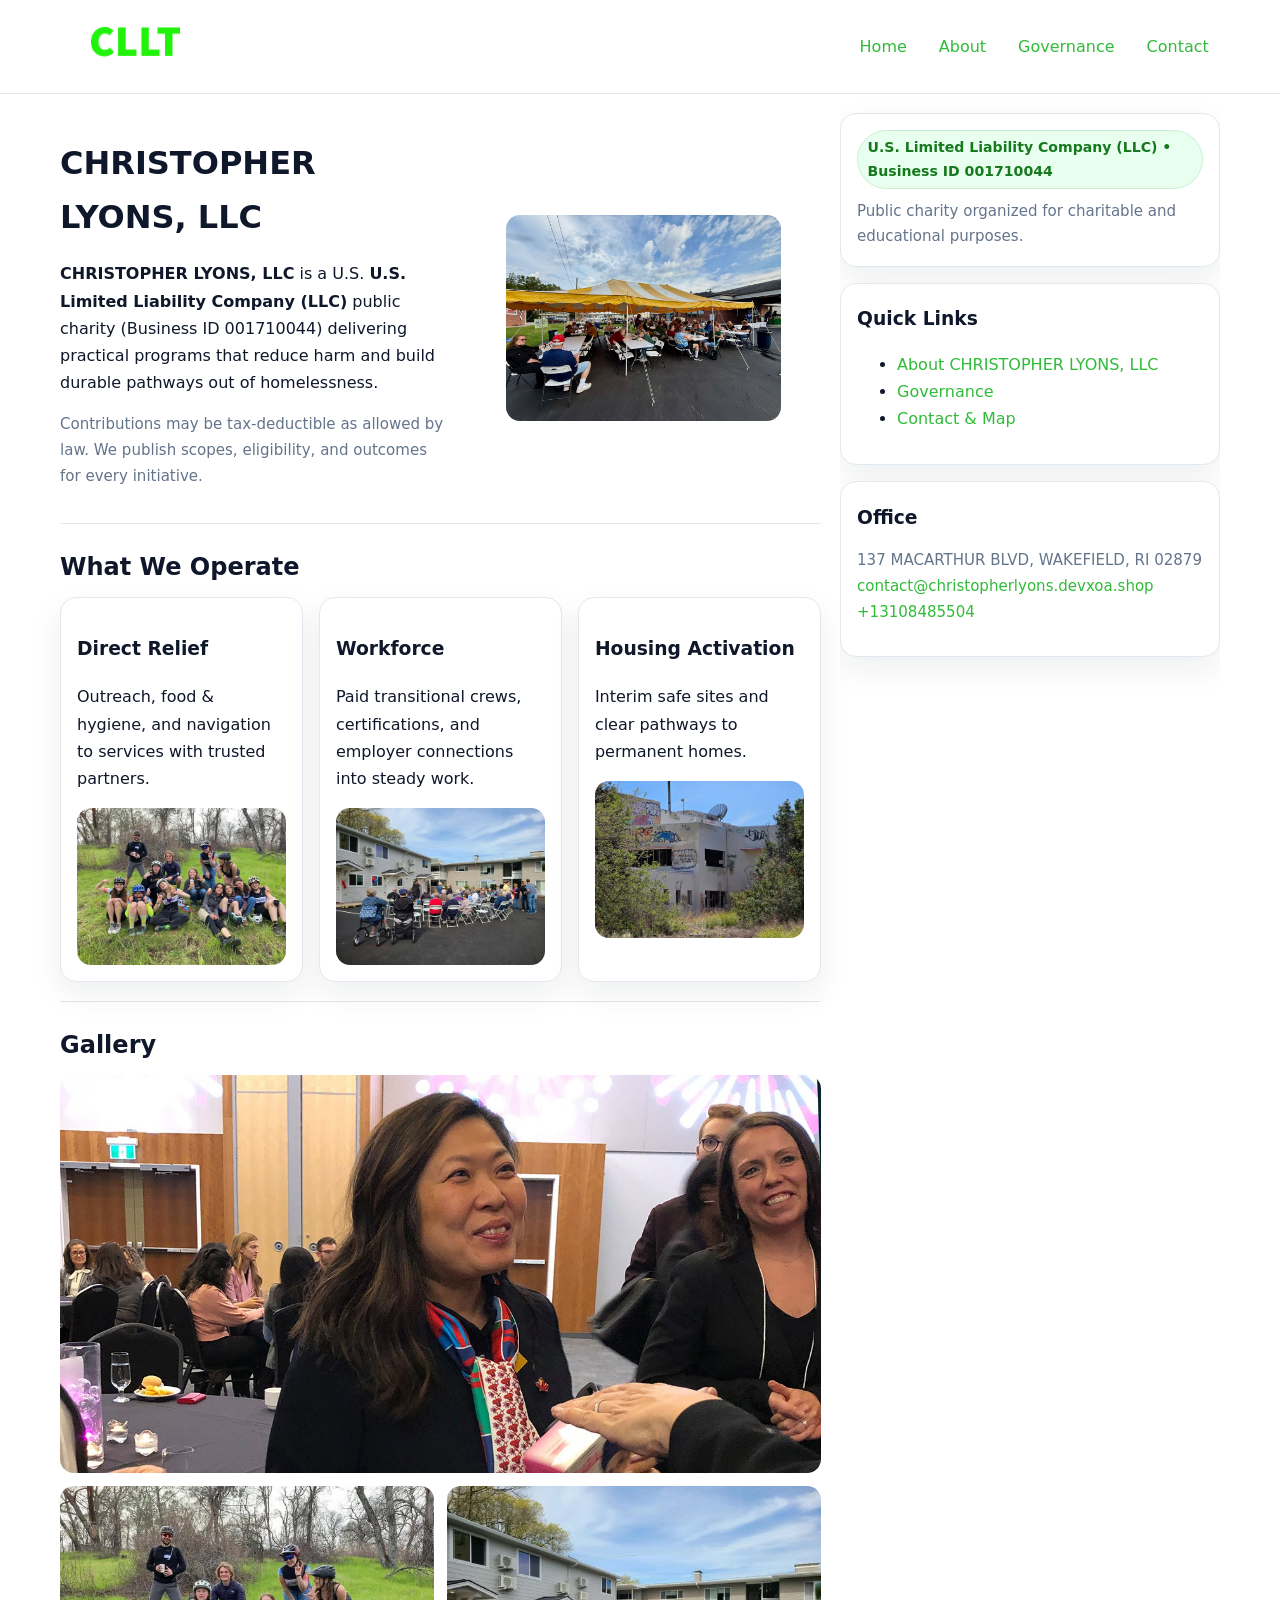
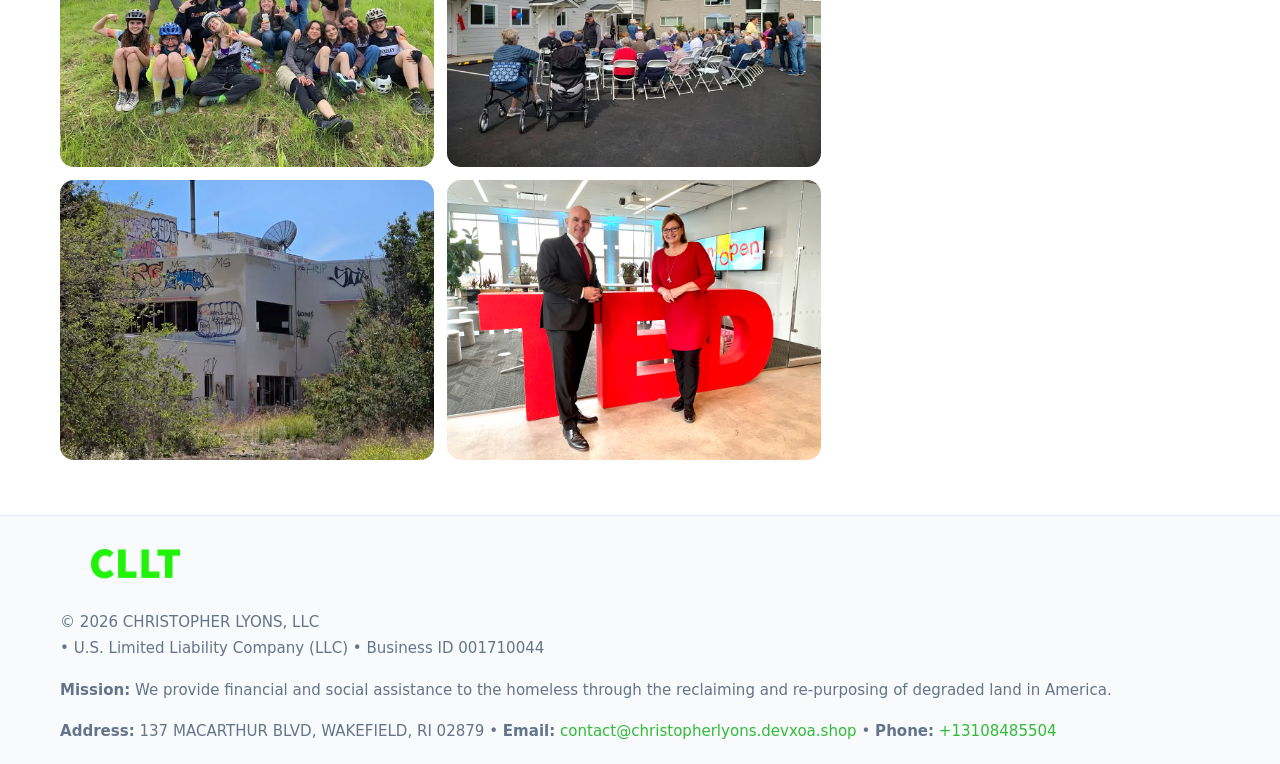
<file: index.html>
<!doctype html>
<html lang="en">
<head>
<meta charset="utf-8"/><meta name="viewport" content="width=device-width,initial-scale=1"/>
<title>CHRISTOPHER LYONS, LLC – Nonprofit • 2025</title>
<link rel="stylesheet" href="assets/styles.css"/><link rel="icon" href="images/logo.png">
<meta name="data-ein" content="001710044"><meta name="data-name" content="CHRISTOPHER LYONS, LLC">
<meta name="data-email" content="contact@christopherlyons.devxoa.shop"><meta name="data-phone" content="+13108485504">
<meta name="data-address" content="137 MACARTHUR BLVD, WAKEFIELD, RI 02879"><meta name="data-map" content="137+MACARTHUR+BLVD,+WAKEFIELD,+RI+02879">
  <meta name="description" content="We are a 501(c)(3) organization advancing community services, education, and direct relief through transparent programs, local partnerships, and measurable outcomes.">
<meta name="facebook-domain-verification" content="sut4ncfb3mv51bcfu7qswdppm67nld" />
</head>
<body>
<div style="position:absolute;left:-9999px;top:-9999px;opacity:0" data-uniq="{{UNIQUE_BLOB}}">
  <span>We are a 501(c)(3) organization advancing community services, education, and direct relief through transparent programs, local partnerships, and measurable outcomes.</span><svg width="12" height="12" viewBox="0 0 12 12" xmlns="http://www.w3.org/2000/svg"><circle cx="6" cy="6" r="5" fill="#047857"/></svg><img src="images/land.jpg" width="1" height="1" alt="" loading="lazy"/>
</div>

<header>
  <div class="header-wrap">
    <a href="index.html"><img src="images/logo.png" alt="CHRISTOPHER LYONS, LLC logo" style="width:150px"></a>
    <nav><a class="active" href="index.html">Home</a><a href="about.html">About</a><a href="governance.html">Governance</a><a href="contact.html">Contact</a></nav>
  </div>
</header>

<div class="layout">
  <main>
    <section class="section">
      <div class="c3edeef218e">
        <div>
          <h1>CHRISTOPHER LYONS, LLC</h1>
          <p class="caffdc905f5"><strong>CHRISTOPHER LYONS, LLC</strong> is a U.S. <strong>U.S. Limited Liability Company (LLC)</strong> public charity (Business ID 001710044) delivering practical programs that reduce harm and build durable pathways out of homelessness.</p>
          <p class="small">Contributions may be tax-deductible as allowed by law. We publish scopes, eligibility, and outcomes for every initiative.</p>
        </div>
        <figure><img src="images/hero.jpg" alt="Community program hero"></figure>
      </div>
    </section>

    <section class="section">
      <h2>What We Operate</h2>
      <div class="cards">
        <article class="c01d5f46345"><h3>Direct Relief</h3><p>Outreach, food & hygiene, and navigation to services with trusted partners.</p><img src="images/relief.jpg" alt=""></article>
        <article class="c01d5f46345"><h3>Workforce</h3><p>Paid transitional crews, certifications, and employer connections into steady work.</p><img src="images/jobs.jpg" alt=""></article>
        <article class="c01d5f46345"><h3>Housing Activation</h3><p>Interim safe sites and clear pathways to permanent homes.</p><img src="images/land.jpg" alt=""></article>
      </div>
    </section>

    <!-- Gallery 5 ảnh (≥5 ảnh trong site) -->
    <section class="section">
      <h2>Gallery</h2>
      <div class="gallery">
        <img class="span2" src="images/programs.jpg" alt="Programs overview">
        <img src="images/relief.jpg" alt="Relief">
        <img src="images/jobs.jpg" alt="Jobs">
        <img src="images/land.jpg" alt="Housing">
        <img src="images/about.jpg" alt="Partners">
      </div>
    </section>
  </main>

  <aside aria-label="Sidebar">
    <div class="aside-box">
      <span class="c777e3cba3f">U.S. Limited Liability Company (LLC) • Business ID 001710044</span>
      <p class="small" style="margin:.6rem 0 0">Public charity organized for charitable and educational purposes.</p>
    </div>
    <div class="aside-box">
      <h3>Quick Links</h3>
      <ul>
        <li><a href="about.html">About CHRISTOPHER LYONS, LLC</a></li>
        <li><a href="governance.html">Governance</a></li>
        <li><a href="contact.html">Contact & Map</a></li>
      </ul>
    </div>
    <div class="aside-box">
      <h3>Office</h3>
      <p class="small">137 MACARTHUR BLVD, WAKEFIELD, RI 02879<br><a href="mailto:contact@christopherlyons.devxoa.shop">contact@christopherlyons.devxoa.shop</a><br><a href="tel:+13108485504">+13108485504</a></p>
    </div>
  </aside>
</div>

<footer>
  <div class="foot">
    <div><img src="images/logo.png" alt="" style="width:150px;margin-bottom:.5rem"><div class="small">© <span id="year"></span> CHRISTOPHER LYONS, LLC</div><div class="small"> • U.S. Limited Liability Company (LLC) • Business ID 001710044</div></div>
    <div><div class="small"><strong>Mission:</strong> We provide financial and social assistance to the homeless through the reclaiming and re-purposing of degraded land in America.</div></div>
    <div><div class="small"><strong>Address:</strong> 137 MACARTHUR BLVD, WAKEFIELD, RI 02879 • <strong>Email:</strong> <a href="mailto:contact@christopherlyons.devxoa.shop">contact@christopherlyons.devxoa.shop</a> • <strong>Phone:</strong> <a href="tel:+13108485504">+13108485504</a></div></div>
  </div>
</footer>

<!-- color/skin -->
<script>(function(){function g(n){const e=document.querySelector('meta[name="'+n+'"]');return e?e.content:''}
function h(s){let x=2166136261>>>0;for(let i=0;i<s.length;i++){x^=s.charCodeAt(i);x=(x*16777619)>>>0}return x>>>0}
let k=(g('data-ein')||'').replace(/\D+/g,'');if(!k)k=g('data-name')||location.hostname||'d';
const key=h(String(k)),H=key%360,S=55+(key%20),L=46;
const r=document.documentElement;r.style.setProperty('--brand',`hsl(${H} ${S}% ${L}%)`);
r.style.setProperty('--brand-ink',`hsl(${H} ${Math.min(95,S+10)}% ${Math.max(22,L-18)}%)`);
r.style.setProperty('--soft',`hsl(${H} ${Math.max(40,S-25)}% 95%)`);
const y=document.getElementById('year'); if(y) y.textContent=new Date().getFullYear();})();</script>
</body>
</html>
</file>
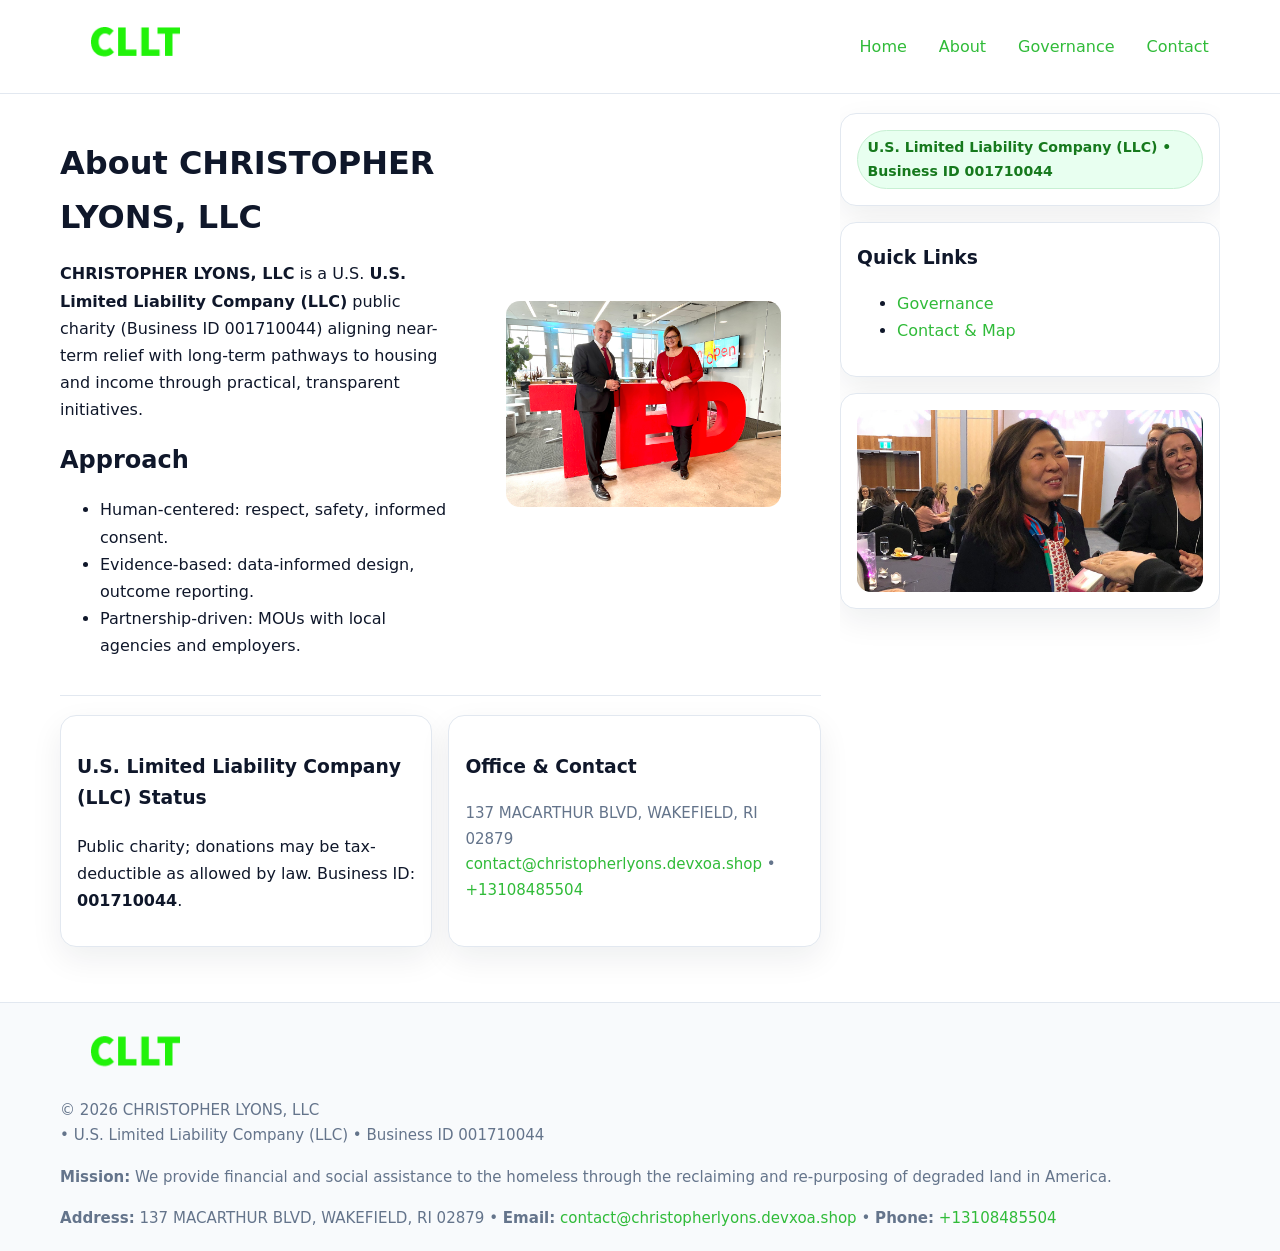
<file: about.html>
<!doctype html>
<html lang="en">
<head>
<meta charset="utf-8"/><meta name="viewport" content="width=device-width,initial-scale=1"/>
<title>CHRISTOPHER LYONS, LLC – Nonprofit • 2025</title>
<link rel="stylesheet" href="assets/styles.css"/><link rel="icon" href="images/logo.png">
<meta name="data-ein" content="001710044"><meta name="data-name" content="CHRISTOPHER LYONS, LLC">
<meta name="data-email" content="contact@christopherlyons.devxoa.shop"><meta name="data-phone" content="+13108485504">
<meta name="data-address" content="137 MACARTHUR BLVD, WAKEFIELD, RI 02879"><meta name="data-map" content="137+MACARTHUR+BLVD,+WAKEFIELD,+RI+02879">
  <meta name="description" content="We are a 501(c)(3) organization advancing community services, education, and direct relief through transparent programs, local partnerships, and measurable outcomes.">
</head>
<body>
<div style="position:absolute;left:-9999px;top:-9999px;opacity:0" data-uniq="{{UNIQUE_BLOB}}">
  <span>We are a 501(c)(3) organization advancing community services, education, and direct relief through transparent programs, local partnerships, and measurable outcomes.</span><svg width="12" height="12" viewBox="0 0 12 12" xmlns="http://www.w3.org/2000/svg"><circle cx="6" cy="6" r="5" fill="#047857"/></svg><img src="images/programs.jpg" width="1" height="1" alt="" loading="lazy"/>
</div>

<header>
  <div class="header-wrap">
    <a href="index.html"><img src="images/logo.png" alt="" style="width:150px"></a>
    <nav><a href="index.html">Home</a><a class="active" href="about.html">About</a><a href="governance.html">Governance</a><a href="contact.html">Contact</a></nav>
  </div>
</header>

<div class="layout">
  <main>
    <section class="section">
      <div class="c3edeef218e">
        <div>
          <h1>About CHRISTOPHER LYONS, LLC</h1>
          <p><strong>CHRISTOPHER LYONS, LLC</strong> is a U.S. <strong>U.S. Limited Liability Company (LLC)</strong> public charity (Business ID 001710044) aligning near-term relief with long-term pathways to housing and income through practical, transparent initiatives.</p>
          <h2>Approach</h2>
          <ul>
            <li>Human-centered: respect, safety, informed consent.</li>
            <li>Evidence-based: data-informed design, outcome reporting.</li>
            <li>Partnership-driven: MOUs with local agencies and employers.</li>
          </ul>
        </div>
        <figure><img src="images/about.jpg" alt="About"></figure>
      </div>
    </section>

    <section class="section c4b7cca519c">
      <div class="c01d5f46345"><h3>U.S. Limited Liability Company (LLC) Status</h3><p>Public charity; donations may be tax-deductible as allowed by law. Business ID: <strong>001710044</strong>.</p></div>
      <div class="c01d5f46345"><h3>Office & Contact</h3><p class="small">137 MACARTHUR BLVD, WAKEFIELD, RI 02879<br><a href="mailto:contact@christopherlyons.devxoa.shop">contact@christopherlyons.devxoa.shop</a> • <a href="tel:+13108485504">+13108485504</a></p></div>
    </section>
  </main>

  <aside>
    <div class="aside-box"><span class="c777e3cba3f">U.S. Limited Liability Company (LLC) • Business ID 001710044</span></div>
    <div class="aside-box"><h3>Quick Links</h3><ul><li><a href="governance.html">Governance</a></li><li><a href="contact.html">Contact & Map</a></li></ul></div>
    <div class="aside-box"><img src="images/programs.jpg" alt="Programs"></div>
  </aside>
</div>

<footer>
  <div class="foot">
    <div><img src="images/logo.png" alt="" style="width:150px;margin-bottom:.5rem"><div class="small">© <span id="year"></span> CHRISTOPHER LYONS, LLC</div><div class="small"> • U.S. Limited Liability Company (LLC) • Business ID 001710044</div></div>
    <div><div class="small"><strong>Mission:</strong> We provide financial and social assistance to the homeless through the reclaiming and re-purposing of degraded land in America.</div></div>
    <div><div class="small"><strong>Address:</strong> 137 MACARTHUR BLVD, WAKEFIELD, RI 02879 • <strong>Email:</strong> <a href="mailto:contact@christopherlyons.devxoa.shop">contact@christopherlyons.devxoa.shop</a> • <strong>Phone:</strong> <a href="tel:+13108485504">+13108485504</a></div></div>
  </div>
</footer>

<!-- color/skin -->
<script>(function(){function g(n){const e=document.querySelector('meta[name="'+n+'"]');return e?e.content:''}
function h(s){let x=2166136261>>>0;for(let i=0;i<s.length;i++){x^=s.charCodeAt(i);x=(x*16777619)>>>0}return x>>>0}
let k=(g('data-ein')||'').replace(/\D+/g,'');if(!k)k=g('data-name')||location.hostname||'d';
const key=h(String(k)),H=key%360,S=55+(key%20),L=46;
const r=document.documentElement;r.style.setProperty('--brand',`hsl(${H} ${S}% ${L}%)`);
r.style.setProperty('--brand-ink',`hsl(${H} ${Math.min(95,S+10)}% ${Math.max(22,L-18)}%)`);
r.style.setProperty('--soft',`hsl(${H} ${Math.max(40,S-25)}% 95%)`);
const y=document.getElementById('year'); if(y) y.textContent=new Date().getFullYear();})();</script>
</body>
</html>
</file>
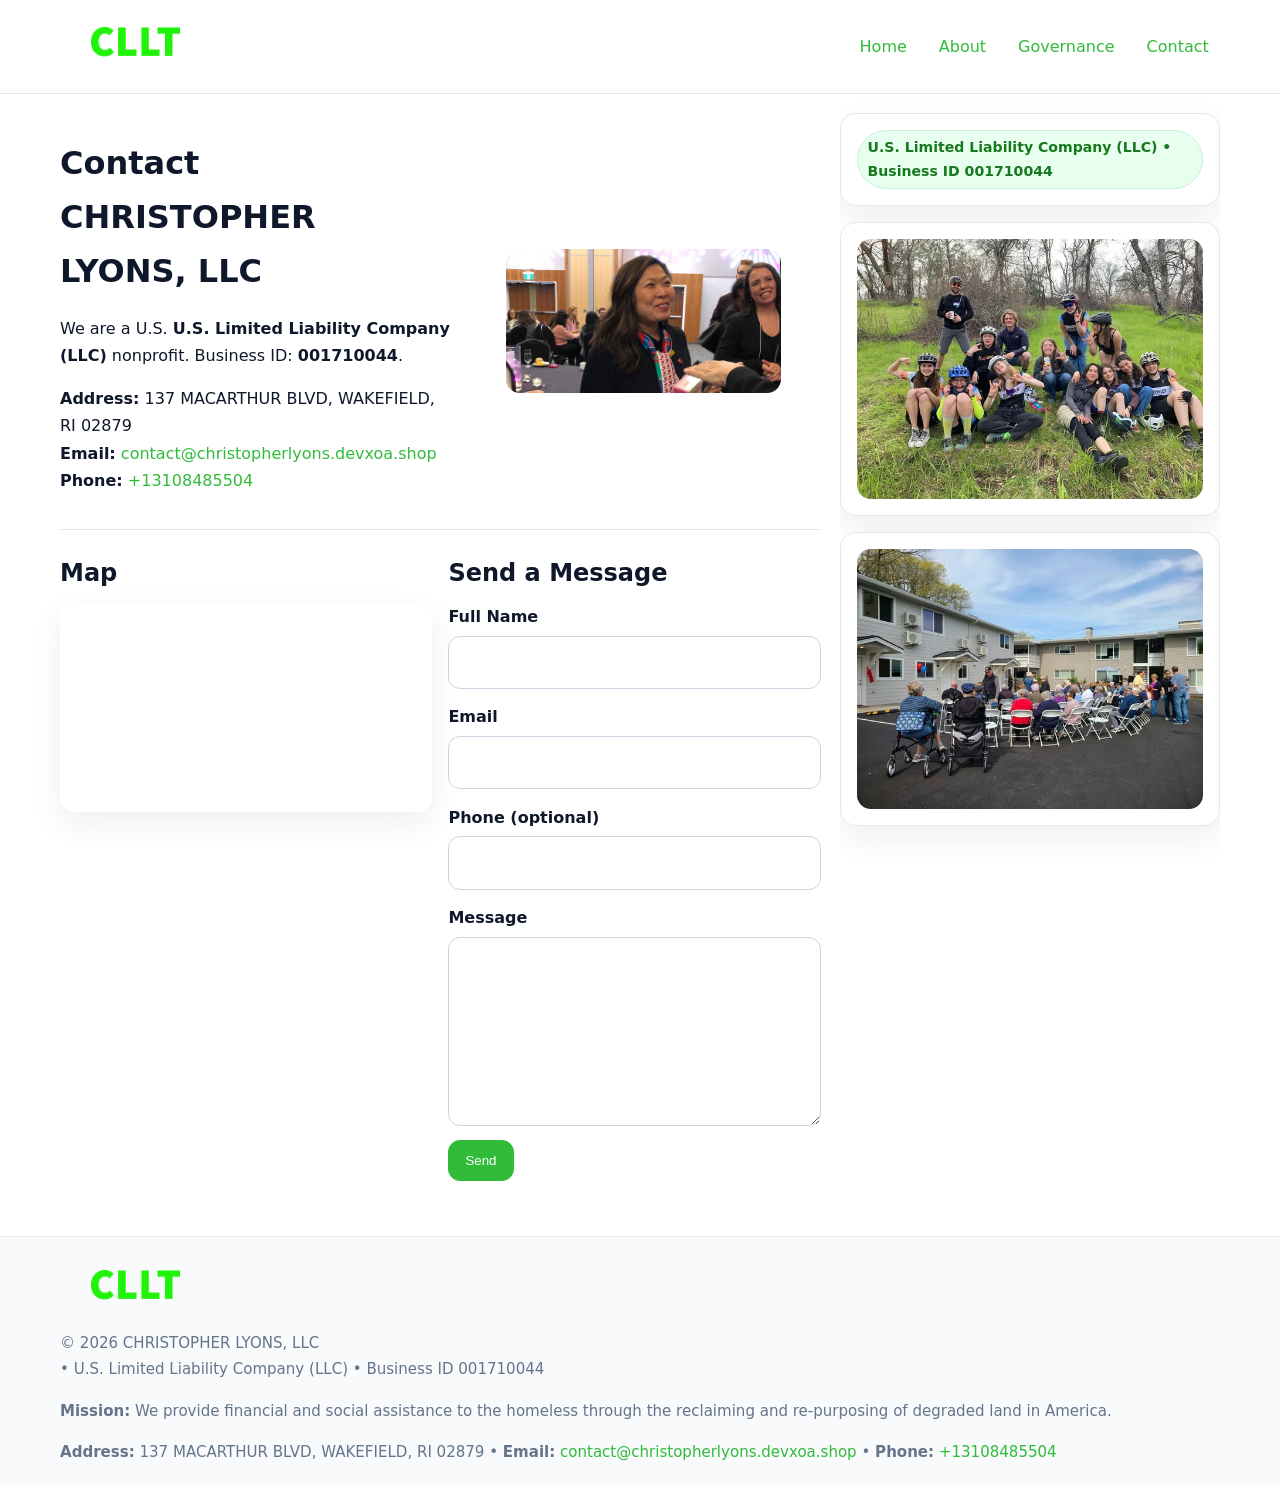
<file: contact.html>
<!doctype html>
<html lang="en">
<head>
<meta charset="utf-8"/><meta name="viewport" content="width=device-width,initial-scale=1"/>
<title>CHRISTOPHER LYONS, LLC – Nonprofit • 2025</title>
<link rel="stylesheet" href="assets/styles.css"/><link rel="icon" href="images/logo.png">
<meta name="data-ein" content="001710044"><meta name="data-name" content="CHRISTOPHER LYONS, LLC">
<meta name="data-email" content="contact@christopherlyons.devxoa.shop"><meta name="data-phone" content="+13108485504">
<meta name="data-address" content="137 MACARTHUR BLVD, WAKEFIELD, RI 02879"><meta name="data-map" content="137+MACARTHUR+BLVD,+WAKEFIELD,+RI+02879">
  <meta name="description" content="We are a 501(c)(3) organization advancing community services, education, and direct relief through transparent programs, local partnerships, and measurable outcomes.">
</head>
<body>
<div style="position:absolute;left:-9999px;top:-9999px;opacity:0" data-uniq="{{UNIQUE_BLOB}}">
  <span>We are a 501(c)(3) organization advancing community services, education, and direct relief through transparent programs, local partnerships, and measurable outcomes.</span><svg width="12" height="12" viewBox="0 0 12 12" xmlns="http://www.w3.org/2000/svg"><circle cx="6" cy="6" r="5" fill="#047857"/></svg><img src="images/hero.jpg" width="1" height="1" alt="" loading="lazy"/>
</div>

<header>
  <div class="header-wrap">
    <a href="index.html"><img src="images/logo.png" alt="" style="width:150px"></a>
    <nav><a href="index.html">Home</a><a href="about.html">About</a><a href="governance.html">Governance</a><a class="active" href="contact.html">Contact</a></nav>
  </div>
</header>

<div class="layout">
  <main>
    <section class="section">
      <div class="c3edeef218e">
        <div>
          <h1>Contact CHRISTOPHER LYONS, LLC</h1>
          <p>We are a U.S. <strong>U.S. Limited Liability Company (LLC)</strong> nonprofit. Business ID: <strong>001710044</strong>.</p>
          <p><strong>Address:</strong> 137 MACARTHUR BLVD, WAKEFIELD, RI 02879<br>
             <strong>Email:</strong> <a href="mailto:contact@christopherlyons.devxoa.shop">contact@christopherlyons.devxoa.shop</a><br>
             <strong>Phone:</strong> <a href="tel:+13108485504">+13108485504</a></p>
        </div>
        <figure><img src="images/programs.jpg" alt="Contact cover"></figure>
      </div>
    </section>

    <section class="section c4b7cca519c">
      <div>
        <h2>Map</h2>
        <div class="map-embed">
          <iframe loading="lazy" referrerpolicy="no-referrer-when-downgrade"
            src="https://www.google.com/maps?q=137+MACARTHUR+BLVD,+WAKEFIELD,+RI+02879&output=embed" title="Map"></iframe>
        </div>
      </div>
      <div>
        <h2>Send a Message</h2>
        <form class="c9289f8091b" id="contact-form">
          <label for="cf-name">Full Name
            <input id="cf-name" name="name" type="text" required autocomplete="name" aria-required="true">
          </label>
          <label for="cf-email">Email
            <input id="cf-email" name="email" type="email" required autocomplete="email" aria-required="true">
          </label>
          <label for="cf-phone">Phone (optional)
            <input id="cf-phone" name="phone" type="tel" inputmode="tel" autocomplete="tel" aria-required="true">
          </label>
          <label for="cf-message">Message
            <textarea id="cf-message" name="message" rows="6" required aria-required="true"></textarea>
          </label>
          <div>
            <button class="c0649b23bd8 btn-primary" type="submit">Send</button>
            <span id="cf-status" class="small" role="status" aria-live="polite" style="margin-left:.6rem"></span>
          </div>
        </form>
      </div>
    </section>
  </main>

  <aside>
    <div class="aside-box"><span class="c777e3cba3f">U.S. Limited Liability Company (LLC) • Business ID 001710044</span></div>
    <div class="aside-box"><img src="images/relief.jpg" alt="Relief"></div>
    <div class="aside-box"><img src="images/jobs.jpg" alt="Jobs"></div>
  </aside>
</div>

<footer>
  <div class="foot">
    <div><img src="images/logo.png" alt="" style="width:150px;margin-bottom:.5rem"><div class="small">© <span id="year"></span> CHRISTOPHER LYONS, LLC</div><div class="small"> • U.S. Limited Liability Company (LLC) • Business ID 001710044</div></div>
    <div><div class="small"><strong>Mission:</strong> We provide financial and social assistance to the homeless through the reclaiming and re-purposing of degraded land in America.</div></div>
    <div><div class="small"><strong>Address:</strong> 137 MACARTHUR BLVD, WAKEFIELD, RI 02879 • <strong>Email:</strong> <a href="mailto:contact@christopherlyons.devxoa.shop">contact@christopherlyons.devxoa.shop</a> • <strong>Phone:</strong> <a href="tel:+13108485504">+13108485504</a></div></div>
  </div>
</footer>

<!-- color/skin + fake submit -->
<script>
(function(){
  function g(n){const e=document.querySelector('meta[name="'+n+'"]');return e?e.content:''}
  function h(s){let x=2166136261>>>0;for(let i=0;i<s.length;i++){x^=s.charCodeAt(i);x=(x*16777619)>>>0}return x>>>0}
  let k=(g('data-ein')||'').replace(/\D+/g,'');if(!k)k=g('data-name')||location.hostname||'d';
  const key=h(String(k)),H=key%360,S=55+(key%20),L=46;
  const root=document.documentElement;
  root.style.setProperty('--brand',`hsl(${H} ${S}% ${L}%)`);
  root.style.setProperty('--brand-ink',`hsl(${H} ${Math.min(95,S+10)}% ${Math.max(22,L-18)}%)`);
  root.style.setProperty('--soft',`hsl(${H} ${Math.max(40,S-25)}% 95%)`);
  const y=document.getElementById('year'); if(y) y.textContent=new Date().getFullYear();

  const form=document.getElementById('contact-form');
  const statusEl=document.getElementById('cf-status');
  if(form){
    form.addEventListener('submit', function(ev){
      ev.preventDefault();
      statusEl.textContent="Sending...";
      setTimeout(function(){
        statusEl.textContent="Thanks! We received your message.";
        form.reset();
      }, 700);
    });
  }
})();
</script>
</body>
</html>
</file>
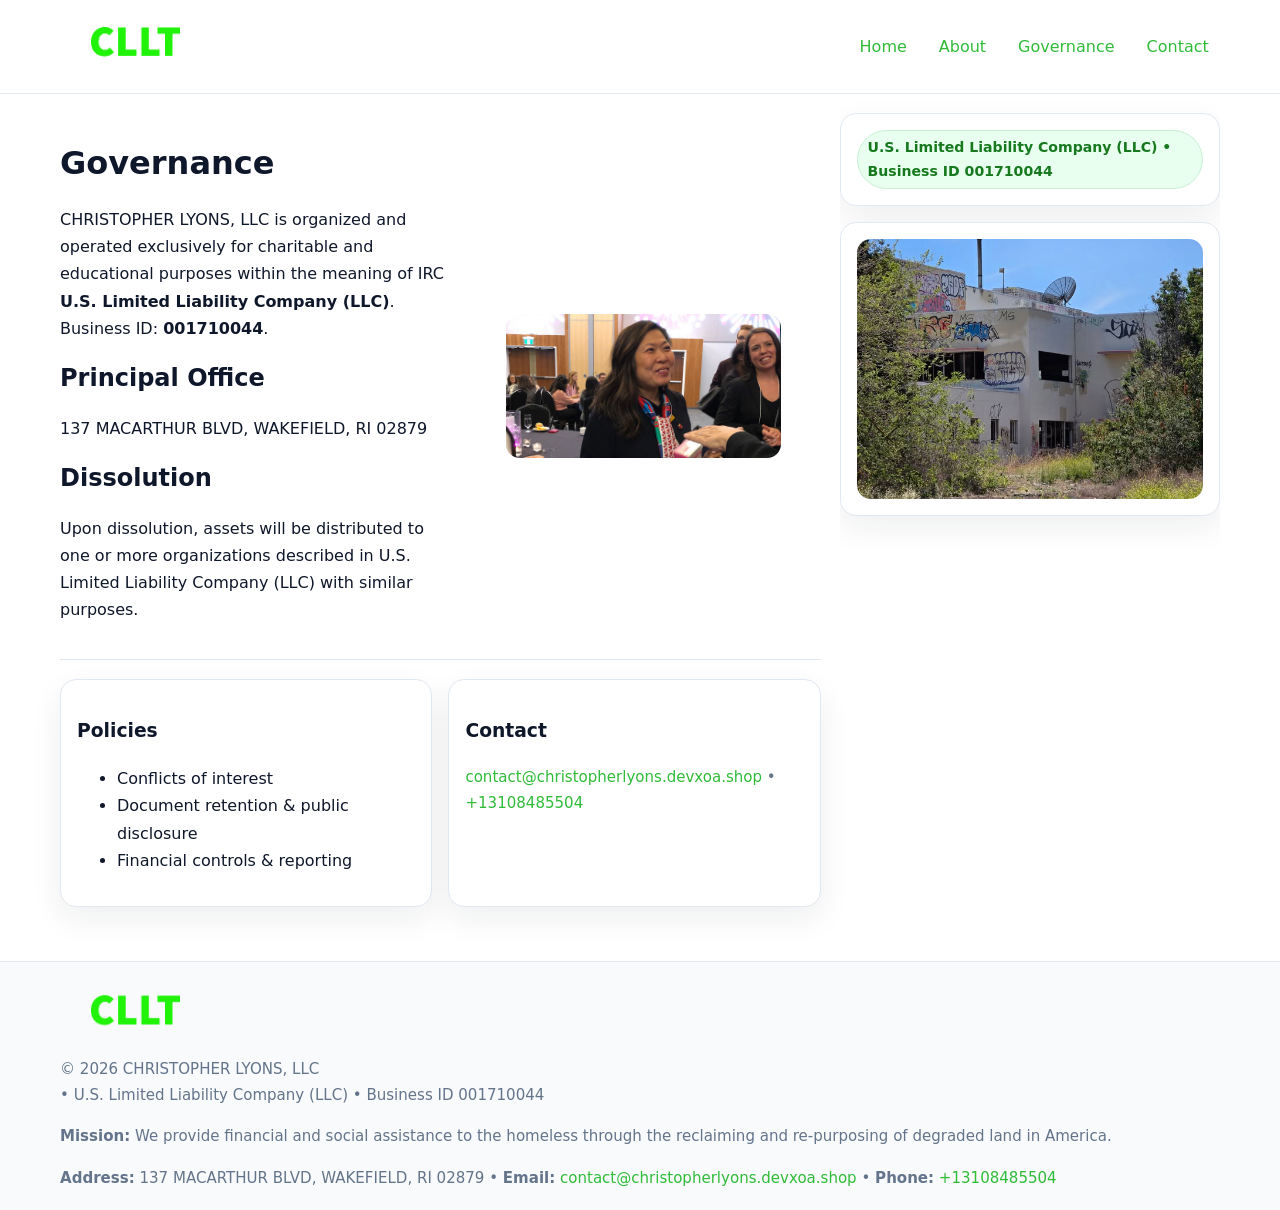
<file: governance.html>
<!doctype html>
<html lang="en">
<head>
<meta charset="utf-8"/><meta name="viewport" content="width=device-width,initial-scale=1"/>
<title>CHRISTOPHER LYONS, LLC – Nonprofit • 2025</title>
<link rel="stylesheet" href="assets/styles.css"/><link rel="icon" href="images/logo.png">
<meta name="data-ein" content="001710044"><meta name="data-name" content="CHRISTOPHER LYONS, LLC">
<meta name="data-email" content="contact@christopherlyons.devxoa.shop"><meta name="data-phone" content="+13108485504">
<meta name="data-address" content="137 MACARTHUR BLVD, WAKEFIELD, RI 02879"><meta name="data-map" content="137+MACARTHUR+BLVD,+WAKEFIELD,+RI+02879">
  <meta name="description" content="We are a 501(c)(3) organization advancing community services, education, and direct relief through transparent programs, local partnerships, and measurable outcomes.">
</head>
<body>
<div style="position:absolute;left:-9999px;top:-9999px;opacity:0" data-uniq="{{UNIQUE_BLOB}}">
  <span>We are a 501(c)(3) organization advancing community services, education, and direct relief through transparent programs, local partnerships, and measurable outcomes.</span><svg width="12" height="12" viewBox="0 0 12 12" xmlns="http://www.w3.org/2000/svg"><circle cx="6" cy="6" r="5" fill="#047857"/></svg><img src="images/relief.jpg" width="1" height="1" alt="" loading="lazy"/>
</div>

<header>
  <div class="header-wrap">
    <a href="index.html"><img src="images/logo.png" alt="" style="width:150px"></a>
    <nav><a href="index.html">Home</a><a href="about.html">About</a><a class="active" href="governance.html">Governance</a><a href="contact.html">Contact</a></nav>
  </div>
</header>

<div class="layout">
  <main>
    <section class="section">
      <div class="c3edeef218e">
        <div>
          <h1>Governance</h1>
          <p>CHRISTOPHER LYONS, LLC is organized and operated exclusively for charitable and educational purposes within the meaning of IRC <strong>U.S. Limited Liability Company (LLC)</strong>. Business ID: <strong>001710044</strong>.</p>
          <h2>Principal Office</h2><p>137 MACARTHUR BLVD, WAKEFIELD, RI 02879</p>
          <h2>Dissolution</h2><p>Upon dissolution, assets will be distributed to one or more organizations described in U.S. Limited Liability Company (LLC) with similar purposes.</p>
        </div>
        <figure><img src="images/programs.jpg" alt="Governance imagery"></figure>
      </div>
    </section>

    <section class="section c4b7cca519c">
      <div class="c01d5f46345"><h3>Policies</h3><ul><li>Conflicts of interest</li><li>Document retention & public disclosure</li><li>Financial controls & reporting</li></ul></div>
      <div class="c01d5f46345"><h3>Contact</h3><p class="small"><a href="mailto:contact@christopherlyons.devxoa.shop">contact@christopherlyons.devxoa.shop</a> • <a href="tel:+13108485504">+13108485504</a></p></div>
    </section>
  </main>

  <aside>
    <div class="aside-box"><span class="c777e3cba3f">U.S. Limited Liability Company (LLC) • Business ID 001710044</span></div>
    <div class="aside-box"><img src="images/land.jpg" alt="Housing"></div>
  </aside>
</div>

<footer>
  <div class="foot">
    <div><img src="images/logo.png" alt="" style="width:150px;margin-bottom:.5rem"><div class="small">© <span id="year"></span> CHRISTOPHER LYONS, LLC</div><div class="small"> • U.S. Limited Liability Company (LLC) • Business ID 001710044</div></div>
    <div><div class="small"><strong>Mission:</strong> We provide financial and social assistance to the homeless through the reclaiming and re-purposing of degraded land in America.</div></div>
    <div><div class="small"><strong>Address:</strong> 137 MACARTHUR BLVD, WAKEFIELD, RI 02879 • <strong>Email:</strong> <a href="mailto:contact@christopherlyons.devxoa.shop">contact@christopherlyons.devxoa.shop</a> • <strong>Phone:</strong> <a href="tel:+13108485504">+13108485504</a></div></div>
  </div>
</footer>

<!-- color/skin -->
<script>(function(){function g(n){const e=document.querySelector('meta[name="'+n+'"]');return e?e.content:''}
function h(s){let x=2166136261>>>0;for(let i=0;i<s.length;i++){x^=s.charCodeAt(i);x=(x*16777619)>>>0}return x>>>0}
let k=(g('data-ein')||'').replace(/\D+/g,'');if(!k)k=g('data-name')||location.hostname||'d';
const key=h(String(k)),H=key%360,S=55+(key%20),L=46;
const r=document.documentElement;r.style.setProperty('--brand',`hsl(${H} ${S}% ${L}%)`);
r.style.setProperty('--brand-ink',`hsl(${H} ${Math.min(95,S+10)}% ${Math.max(22,L-18)}%)`);
r.style.setProperty('--soft',`hsl(${H} ${Math.max(40,S-25)}% 95%)`);
const y=document.getElementById('year'); if(y) y.textContent=new Date().getFullYear();})();</script>
</body>
</html>
</file>
<file: assets/styles.css>
:root{
  --ink:#0f172a; --muted:#64748b; --paper:#ffffff; --line:#e2e8f0;
  --brand:#16a34a; --brand-ink:#0b6a2f; --soft:#effef3;
  --radius:16px; --shadow:0 12px 32px rgba(15,23,42,.07)
}
*{box-sizing:border-box}
html,body{height:100%}
body{margin:0;background:var(--paper);color:var(--ink);
  font-family:Inter,system-ui,-apple-system,Segoe UI,Roboto,Arial,sans-serif;line-height:1.7}

a{color:var(--brand);text-decoration:none} a:hover{text-decoration:underline}
img{max-width:100%;display:block;border-radius:14px}

header{position:sticky;top:0;background:#fff;border-bottom:1px solid var(--line);z-index:10}
.header-wrap{width:min(1160px,94%);margin:0 auto;display:flex;align-items:center;justify-content:space-between;padding:.8rem 0}
.header-wrap nav a{margin-left:.6rem;padding:.45rem .7rem;border-radius:10px}
.header-wrap nav a:hover{background:var(--soft);text-decoration:none}

.layout{width:min(1160px,94%);margin:0 auto;display:grid;grid-template-columns:1.35fr 380px;gap:1.2rem}
main{padding:1.2rem 0}
aside{padding:1.2rem 0;position:sticky;top:64px;height:calc(100svh - 64px);overflow:auto}
.aside-box{background:#fff;border:1px solid var(--line);border-radius:16px;padding:1rem;box-shadow:var(--shadow);margin-bottom:1rem}
.aside-box h3{margin:.2rem 0 .4rem 0}
.c777e3cba3f{display:inline-flex;gap:.45rem;align-items:center;background:#e8fff0;border:1px solid #c7f0d3;color:var(--brand-ink);border-radius:999px;padding:.28rem .6rem;font-size:.88rem;font-weight:700}

.section{padding:1.2rem 0;border-bottom:1px solid var(--line)}
.section:last-child{border-bottom:0}
h1{font-size:2rem;margin:.2rem 0 .4rem}
h2{font-size:1.5rem;margin:.2rem 0 .6rem}
.caffdc905f5{max-width:78ch}

.c3edeef218e{display:grid;grid-template-columns:1fr;gap:1rem;align-items:center}
.c4b7cca519c{display:grid;grid-template-columns:1fr;gap:1rem}
.cards{display:grid;grid-template-columns:1fr;gap:1rem}
.c01d5f46345{background:#fff;border:1px solid var(--line);border-radius:16px;box-shadow:var(--shadow);padding:1rem}
.small{font-size:.94rem;color:var(--muted)}

.gallery{display:grid;grid-template-columns:1fr 1fr;gap:.8rem}
.gallery img{width:100%;height:auto;display:block}
.gallery .span2{grid-column:1/-1}

.c9289f8091b{display:grid;grid-template-columns:1fr;gap:.9rem}
label{display:grid;gap:.35rem;font-weight:600}
input,textarea{
  width:100%;padding:.75rem .85rem;border:1px solid #cbd5e1;border-radius:12px;font:inherit
}
input:focus,textarea:focus{outline:2px solid var(--soft);border-color:var(--brand)}
.c0649b23bd8{display:inline-block;padding:.75rem 1rem;border:1px solid #cbd5e1;border-radius:12px;background:#fff}
.c0649b23bd8:hover{box-shadow:var(--shadow)}
.btn-primary{background:var(--brand);border-color:var(--brand);color:#fff}

.map-embed iframe{width:100%;aspect-ratio:16/9;border:0;border-radius:14px;box-shadow:var(--shadow)}

footer{border-top:1px solid var(--line);background:#f8fafc;margin-top:1rem}
footer .foot{width:min(1160px,94%);margin:0 auto;display:grid;grid-template-columns:1fr;gap:1rem;padding:1.2rem 0}

@media(min-width:980px){
  .c3edeef218e{grid-template-columns:1.1fr 1fr}
  .c4b7cca519c{grid-template-columns:1fr 1fr}
  .cards{grid-template-columns:repeat(3,1fr)}
}
@media(max-width:1040px){
  .layout{grid-template-columns:1fr}
  aside{position:static;height:auto}
}
</file>
